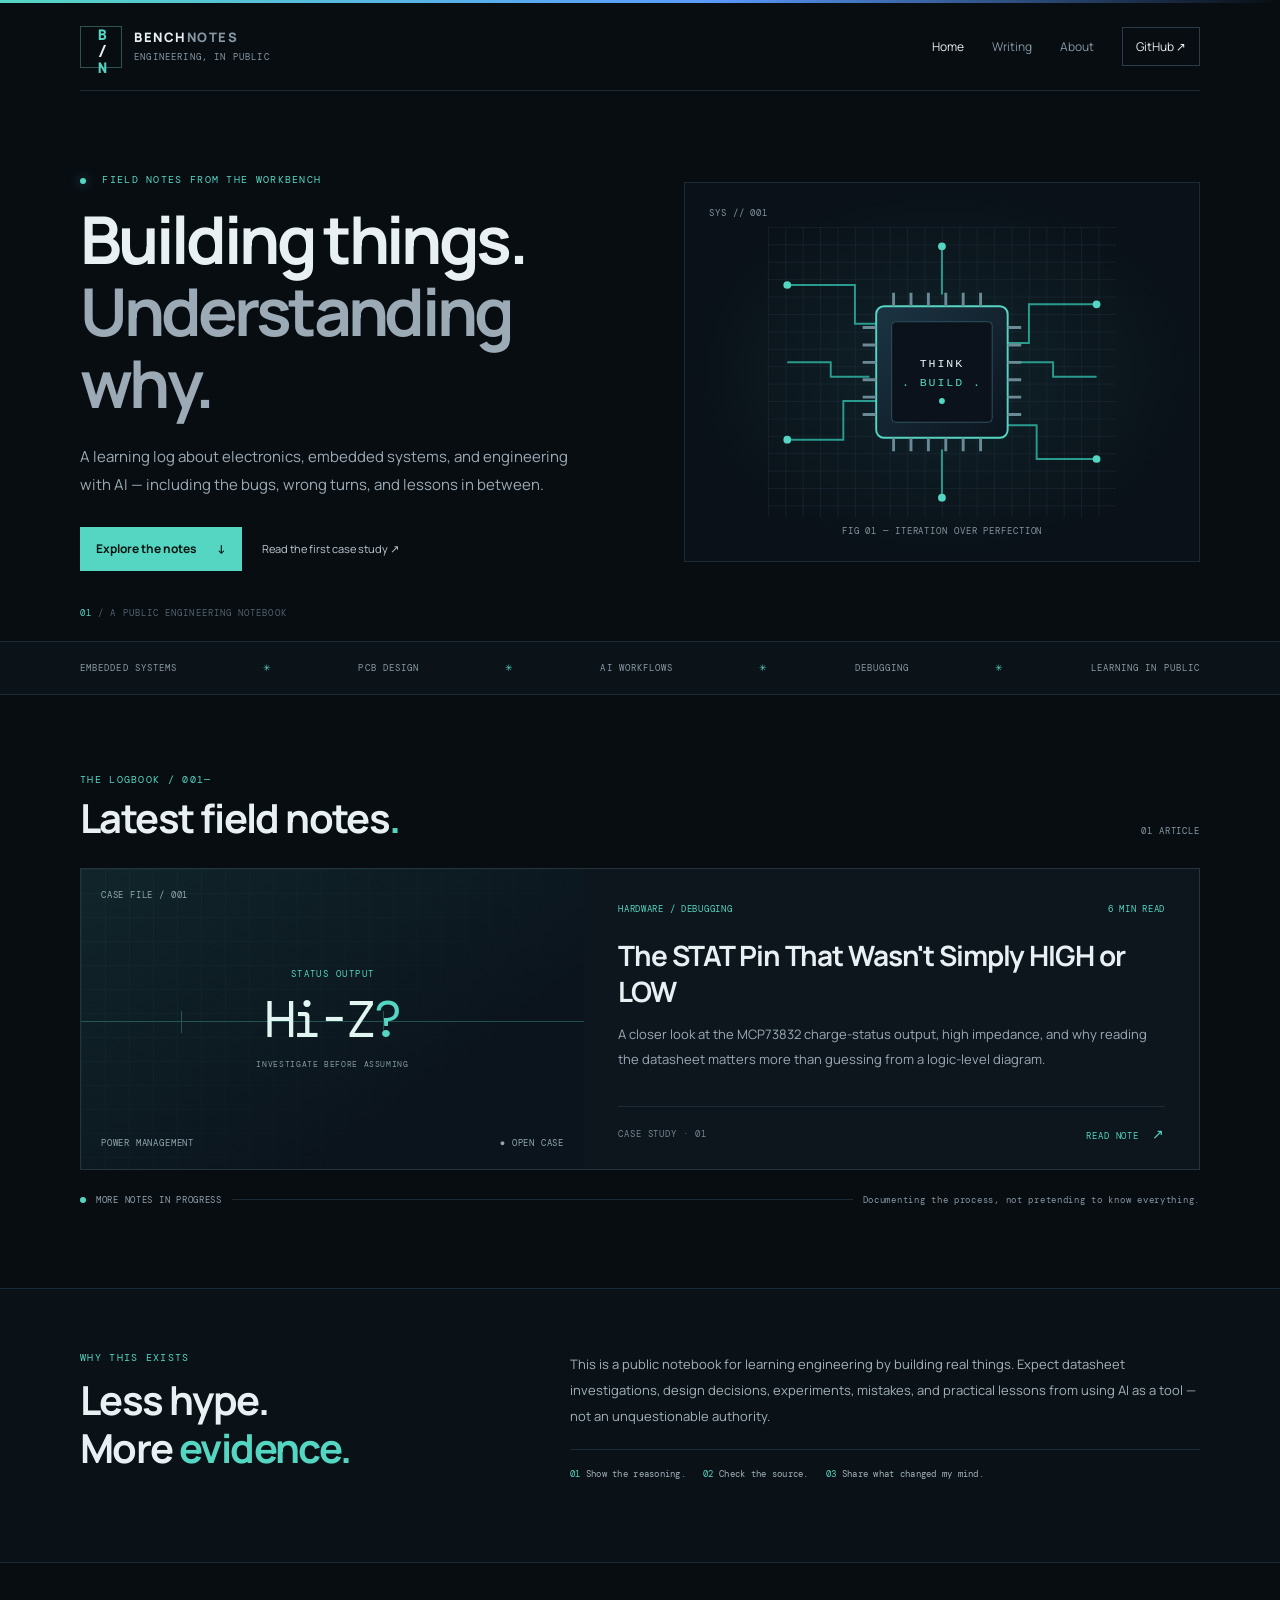
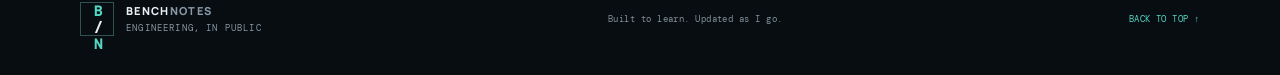
<file: index.html>
<!doctype html>
<html lang="en">
<head>
  <meta charset="utf-8">
  <meta name="viewport" content="width=device-width, initial-scale=1">
  <meta name="description" content="Engineering notes on embedded systems, electronics, and building with AI.">
  <title>Bench Notes — Engineering in the AI Era</title>
  <link rel="stylesheet" href="style.css">
  <script src="script.js" defer></script>
</head>
<body>
  <div class="topline"></div>
  <header class="site-header wrap">
    <a class="brand" href="index.html" aria-label="Bench Notes home">
      <span class="brand-mark">B<span>/</span>N</span>
      <span>BENCH<span class="muted">NOTES</span><small>ENGINEERING, IN PUBLIC</small></span>
    </a>
    <nav aria-label="Main navigation">
      <a class="active" href="index.html">Home</a>
      <a href="#articles">Writing</a>
      <a href="#about">About</a>
      <a class="nav-github" href="https://github.com/" target="_blank" rel="noreferrer">GitHub ↗</a>
    </nav>
  </header>

  <main>
    <section class="hero wrap">
      <div class="hero-copy">
        <p class="eyebrow"><span class="pulse"></span> FIELD NOTES FROM THE WORKBENCH</p>
        <h1>Building things.<br><span>Understanding why.</span></h1>
        <p class="hero-intro">A learning log about electronics, embedded systems, and engineering with AI — including the bugs, wrong turns, and lessons in between.</p>
        <div class="hero-actions">
          <a class="button button-primary" href="#articles">Explore the notes <span>↓</span></a>
          <a class="text-link" href="articles/mcp73832-stat-pin.html">Read the first case study ↗</a>
        </div>
      </div>
      <div class="hero-visual" aria-label="Decorative circuit board illustration">
        <div class="visual-label label-top">SYS // 001</div>
        <svg viewBox="0 0 360 300" role="img" aria-label="Abstract circuit board traces">
          <defs>
            <pattern id="grid" width="18" height="18" patternUnits="userSpaceOnUse">
              <path d="M18 0H0V18" fill="none" stroke="#1d2c3a" stroke-width="1"/>
            </pattern>
            <linearGradient id="chip" x1="0" x2="1" y1="0" y2="1">
              <stop offset="0" stop-color="#1c3443"/>
              <stop offset="1" stop-color="#0b141e"/>
            </linearGradient>
          </defs>
          <rect width="360" height="300" fill="url(#grid)"/>
          <g fill="none" stroke="#2caa9a" stroke-width="2" opacity=".9">
            <path d="M20 60H90V100H130"/><path d="M340 80H270V120H230"/>
            <path d="M20 220H78V180H125"/><path d="M340 240H278V205H235"/>
            <path d="M180 20V70"/><path d="M180 230V280"/>
            <path d="M20 140H65V155H105"/><path d="M340 155H295V140H255"/>
          </g>
          <g fill="#55d6c2">
            <circle cx="20" cy="60" r="4"/><circle cx="340" cy="80" r="4"/>
            <circle cx="20" cy="220" r="4"/><circle cx="340" cy="240" r="4"/>
            <circle cx="180" cy="20" r="4"/><circle cx="180" cy="280" r="4"/>
          </g>
          <rect x="112" y="82" width="136" height="136" rx="8" fill="url(#chip)" stroke="#55d6c2" stroke-width="2"/>
          <rect x="128" y="98" width="104" height="104" rx="4" fill="#0b121b" stroke="#2d5360"/>
          <g stroke="#6a8a95" stroke-width="3">
            <path d="M98 104H112M98 122H112M98 140H112M98 158H112M98 176H112M98 194H112"/>
            <path d="M248 104H262M248 122H262M248 140H262M248 158H262M248 176H262M248 194H262"/>
            <path d="M130 68V82M148 68V82M166 68V82M184 68V82M202 68V82M220 68V82"/>
            <path d="M130 218V232M148 218V232M166 218V232M184 218V232M202 218V232M220 218V232"/>
          </g>
          <text x="180" y="145" text-anchor="middle" fill="#e4f7f4" font-size="12" font-family="monospace" letter-spacing="2">THINK</text>
          <text x="180" y="164" text-anchor="middle" fill="#55d6c2" font-size="12" font-family="monospace" letter-spacing="2">. BUILD .</text>
          <circle cx="180" cy="180" r="3" fill="#55d6c2"/>
        </svg>
        <div class="visual-label label-bottom">FIG 01 — ITERATION OVER PERFECTION</div>
      </div>
      <div class="hero-index"><span>01</span> / A PUBLIC ENGINEERING NOTEBOOK</div>
    </section>

    <section class="ticker" aria-label="Topics">
      <div class="wrap ticker-inner">
        <span>EMBEDDED SYSTEMS</span><i>✳</i><span>PCB DESIGN</span><i>✳</i><span>AI WORKFLOWS</span><i>✳</i><span>DEBUGGING</span><i>✳</i><span>LEARNING IN PUBLIC</span>
      </div>
    </section>

    <section class="section wrap" id="articles">
      <div class="section-heading">
        <div><p class="eyebrow">THE LOGBOOK / 001—</p><h2>Latest field notes<span class="accent">.</span></h2></div>
        <span class="section-count">01 ARTICLE</span>
      </div>
      <article class="feature-card">
        <div class="feature-art">
          <span class="art-index">CASE FILE / 001</span>
          <div class="signal-line"><span></span><span></span><span></span><span></span><span></span><span></span><span></span></div>
          <div class="stat-display"><small>STATUS OUTPUT</small><strong>Hi-Z<span>?</span></strong><em>INVESTIGATE BEFORE ASSUMING</em></div>
          <div class="art-footer"><span>POWER MANAGEMENT</span><span>● OPEN CASE</span></div>
        </div>
        <div class="feature-content">
          <div class="meta"><span>HARDWARE / DEBUGGING</span><span>6 MIN READ</span></div>
          <h3><a href="articles/mcp73832-stat-pin.html">The STAT Pin That Wasn't Simply HIGH or LOW</a></h3>
          <p>A closer look at the MCP73832 charge-status output, high impedance, and why reading the datasheet matters more than guessing from a logic-level diagram.</p>
          <div class="card-bottom"><span class="date">CASE STUDY · 01</span><a class="arrow-link" href="articles/mcp73832-stat-pin.html" aria-label="Read case study">READ NOTE <span>↗</span></a></div>
        </div>
      </article>
      <div class="coming-soon"><span class="coming-dot"></span> MORE NOTES IN PROGRESS <span class="coming-line"></span><span class="muted">Documenting the process, not pretending to know everything.</span></div>
    </section>

    <section class="about-section" id="about">
      <div class="wrap about-grid">
        <div><p class="eyebrow">WHY THIS EXISTS</p><h2>Less hype.<br>More <span class="accent">evidence.</span></h2></div>
        <div class="about-copy">
          <p>This is a public notebook for learning engineering by building real things. Expect datasheet investigations, design decisions, experiments, mistakes, and practical lessons from using AI as a tool — not an unquestionable authority.</p>
          <p class="about-rule"><span>01</span> Show the reasoning. <span>02</span> Check the source. <span>03</span> Share what changed my mind.</p>
        </div>
      </div>
    </section>
  </main>

  <footer class="site-footer wrap">
    <a class="brand footer-brand" href="index.html"><span class="brand-mark">B<span>/</span>N</span><span>BENCH<span class="muted">NOTES</span><small>ENGINEERING, IN PUBLIC</small></span></a>
    <span>Built to learn. Updated as I go.</span>
    <a href="#top" class="back-top">BACK TO TOP ↑</a>
  </footer>
</body>
</html>
</file>
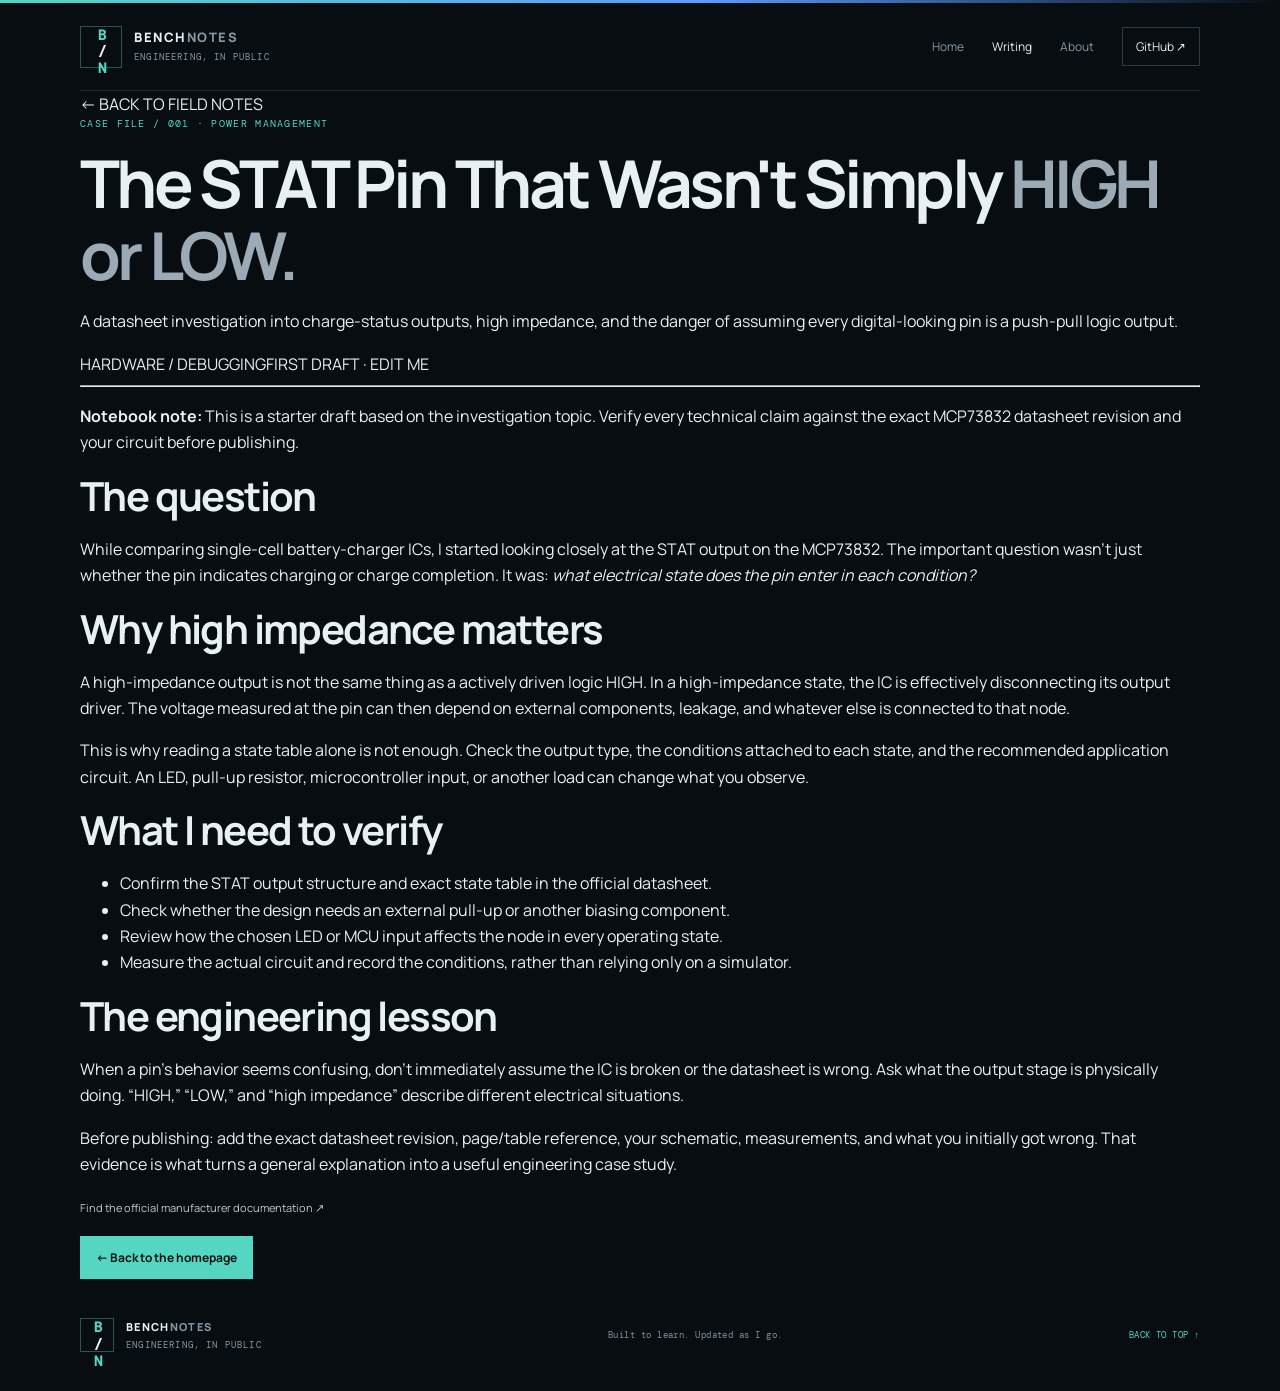
<file: articles/mcp73832-stat-pin.html>
<!doctype html>
<html lang="en">
<head>
  <meta charset="utf-8">
  <meta name="viewport" content="width=device-width, initial-scale=1">
  <meta name="description" content="Investigating the MCP73832 STAT output and high-impedance behavior.">
  <title>The STAT Pin That Wasn't Simply HIGH or LOW — Bench Notes</title>
  <link rel="stylesheet" href="../style.css">
</head>
<body>
  <div class="topline"></div>
  <header class="site-header wrap">
    <a class="brand" href="../index.html"><span class="brand-mark">B<span>/</span>N</span><span>BENCH<span class="muted">NOTES</span><small>ENGINEERING, IN PUBLIC</small></span></a>
    <nav aria-label="Main navigation"><a href="../index.html">Home</a><a class="active" href="../index.html#articles">Writing</a><a href="../index.html#about">About</a><a class="nav-github" href="https://github.com/" target="_blank" rel="noreferrer">GitHub ↗</a></nav>
  </header>
  <main class="wrap article-wrap">
    <a class="back-link" href="../index.html#articles">← BACK TO FIELD NOTES</a>
    <p class="eyebrow">CASE FILE / 001 · POWER MANAGEMENT</p>
    <h1 class="article-title">The STAT Pin That Wasn't Simply <span>HIGH or LOW.</span></h1>
    <p class="article-deck">A datasheet investigation into charge-status outputs, high impedance, and the danger of assuming every digital-looking pin is a push-pull logic output.</p>
    <div class="article-meta"><span>HARDWARE / DEBUGGING</span><span>FIRST DRAFT · EDIT ME</span></div>
    <hr>
    <article class="prose">
      <p class="callout"><strong>Notebook note:</strong> This is a starter draft based on the investigation topic. Verify every technical claim against the exact MCP73832 datasheet revision and your circuit before publishing.</p>
      <h2>The question</h2>
      <p>While comparing single-cell battery-charger ICs, I started looking closely at the STAT output on the MCP73832. The important question wasn't just whether the pin indicates charging or charge completion. It was: <em>what electrical state does the pin enter in each condition?</em></p>
      <h2>Why high impedance matters</h2>
      <p>A high-impedance output is not the same thing as a actively driven logic HIGH. In a high-impedance state, the IC is effectively disconnecting its output driver. The voltage measured at the pin can then depend on external components, leakage, and whatever else is connected to that node.</p>
      <p>This is why reading a state table alone is not enough. Check the output type, the conditions attached to each state, and the recommended application circuit. An LED, pull-up resistor, microcontroller input, or another load can change what you observe.</p>
      <h2>What I need to verify</h2>
      <ul>
        <li>Confirm the STAT output structure and exact state table in the official datasheet.</li>
        <li>Check whether the design needs an external pull-up or another biasing component.</li>
        <li>Review how the chosen LED or MCU input affects the node in every operating state.</li>
        <li>Measure the actual circuit and record the conditions, rather than relying only on a simulator.</li>
      </ul>
      <h2>The engineering lesson</h2>
      <p>When a pin's behavior seems confusing, don't immediately assume the IC is broken or the datasheet is wrong. Ask what the output stage is physically doing. “HIGH,” “LOW,” and “high impedance” describe different electrical situations.</p>
      <p class="callout">Before publishing: add the exact datasheet revision, page/table reference, your schematic, measurements, and what you initially got wrong. That evidence is what turns a general explanation into a useful engineering case study.</p>
      <p><a class="text-link" href="https://www.microchip.com/" target="_blank" rel="noreferrer">Find the official manufacturer documentation ↗</a></p>
    </article>
    <div class="article-end"><a class="button button-primary" href="../index.html">← Back to the homepage</a></div>
  </main>
  <footer class="site-footer wrap"><a class="brand footer-brand" href="../index.html"><span class="brand-mark">B<span>/</span>N</span><span>BENCH<span class="muted">NOTES</span><small>ENGINEERING, IN PUBLIC</small></span></a><span>Built to learn. Updated as I go.</span><a href="#" class="back-top">BACK TO TOP ↑</a></footer>
</body>
</html>
</file>
<file: style.css>
@import url('https://fonts.googleapis.com/css2?family=DM+Mono:wght@400;500&family=Manrope:wght@400;500;600;700;800&display=swap');

:root{--bg:#080d12;--panel:#0d151d;--panel2:#101c25;--line:#1b2a35;--text:#e8f0f3;--muted:#8798a4;--mint:#55d6c2;--blue:#8aa7ff;--mono:"DM Mono",monospace;--sans:"Manrope",system-ui,sans-serif}
*{box-sizing:border-box}
html{scroll-behavior:smooth;scroll-padding-top:24px}
body{margin:0;background:var(--bg);color:var(--text);font-family:var(--sans);line-height:1.65}
a{color:inherit;text-decoration:none}
.wrap{width:min(1120px,calc(100% - 44px));margin-inline:auto}
.topline{height:3px;background:linear-gradient(90deg,var(--mint),#5a9bff 55%,transparent)}
.site-header{min-height:88px;display:flex;align-items:center;justify-content:space-between;border-bottom:1px solid var(--line);gap:24px}
.brand{display:flex;align-items:center;gap:12px;font-size:13px;font-weight:800;letter-spacing:.12em;line-height:1.2}
.brand-mark{display:grid;place-items:center;width:42px;height:42px;border:1px solid #31534f;color:var(--mint);font-family:var(--mono);font-size:14px;letter-spacing:-.1em}
.brand-mark span{color:var(--text)}
.brand small{display:block;margin-top:5px;color:var(--muted);font:9px var(--mono);letter-spacing:.13em}
.muted{color:var(--muted)}
nav{display:flex;align-items:center;gap:28px;font-size:12px;color:var(--muted)}
nav a{transition:color .2s}nav a:hover,nav .active{color:var(--text)}
.nav-github{border:1px solid #2b3b47;padding:9px 13px;color:var(--text)}
.hero{position:relative;display:grid;grid-template-columns:1.05fr .95fr;align-items:center;gap:34px;padding-top:82px;padding-bottom:70px;min-height:465px}
.eyebrow{font:10px var(--mono);letter-spacing:.13em;color:var(--mint);margin:0 0 18px}
.pulse{display:inline-block;width:6px;height:6px;border-radius:50%;background:var(--mint);box-shadow:0 0 12px #55d6c288;margin-right:9px;vertical-align:middle}
h1{font-size:clamp(40px,5.3vw,66px);line-height:1.09;letter-spacing:-.055em;margin:0;font-weight:700}
h1 span{color:#9baab5}
.hero-intro{color:#9cabb5;max-width:510px;font-size:15px;line-height:1.9;margin:23px 0 27px}
.hero-actions{display:flex;align-items:center;flex-wrap:wrap;gap:20px}
.button{display:inline-flex;align-items:center;gap:20px;padding:12px 16px;font-size:12px;font-weight:700}
.button-primary{background:var(--mint);color:#061310}
.button-primary:hover{background:#7be5d4}
.text-link{font-size:11px;color:#bdc9cf}.text-link:hover{color:var(--mint)}
.hero-visual{position:relative;border:1px solid var(--line);padding:24px;background:radial-gradient(ellipse at center,#10232a 0%,#0a1118 70%);overflow:hidden}
.hero-visual svg{display:block;width:100%;max-height:290px}
.visual-label{font:9px var(--mono);letter-spacing:.1em;color:#82949e}.label-top{margin-bottom:8px}.label-bottom{text-align:center;margin-top:8px}
.hero-index{position:absolute;bottom:22px;left:0;color:#52636f;font:9px var(--mono);letter-spacing:.12em}
.hero-index span{color:var(--mint)}
.ticker{border-block:1px solid var(--line);background:#0b1218}
.ticker-inner{display:flex;align-items:center;justify-content:space-between;gap:16px;min-height:52px;overflow:hidden;white-space:nowrap;font:9px var(--mono);letter-spacing:.12em;color:#8b9ba5}
.ticker i{font-style:normal;color:var(--mint)}
.section{padding-top:78px;padding-bottom:82px}
.section-heading{display:flex;align-items:end;justify-content:space-between;margin-bottom:26px}
.section-heading .eyebrow{margin-bottom:8px}
h2{font-size:clamp(28px,3.4vw,40px);line-height:1.2;letter-spacing:-.04em;margin:0}
.accent{color:var(--mint)}
.section-count{font:9px var(--mono);letter-spacing:.1em;color:var(--muted);padding-bottom:5px}
.feature-card{display:grid;grid-template-columns:.9fr 1.1fr;border:1px solid #24343f;background:var(--panel);transition:border-color .2s}
.feature-card:hover{border-color:#426d6a}
.feature-art{position:relative;min-height:300px;padding:20px;background:linear-gradient(145deg,#10252a,#0b141d 70%);display:flex;flex-direction:column;justify-content:space-between;overflow:hidden}
.feature-art:before{content:"";position:absolute;inset:0;background-image:linear-gradient(#28404a 1px,transparent 1px),linear-gradient(90deg,#28404a 1px,transparent 1px);background-size:24px 24px;opacity:.25;mask-image:linear-gradient(135deg,#000,transparent 80%)}
.art-index,.art-footer{position:relative;display:flex;justify-content:space-between;font:9px var(--mono);letter-spacing:.09em;color:#91a6ae}
.stat-display{position:relative;margin:auto;text-align:center;display:flex;flex-direction:column;gap:6px}
.stat-display small{font:9px var(--mono);letter-spacing:.16em;color:var(--mint)}
.stat-display strong{font:clamp(34px,4vw,53px) var(--mono);letter-spacing:-.08em;color:#e1f6f1}
.stat-display strong span{color:var(--mint)}
.stat-display em{font:8px var(--mono);font-style:normal;letter-spacing:.08em;color:#8398a1}
.signal-line{position:absolute;top:46%;left:0;width:100%;height:30px;display:flex;align-items:center;gap:0;opacity:.3}
.signal-line span{height:1px;flex:1;background:var(--mint)}
.signal-line span:nth-child(2),.signal-line span:nth-child(5){height:22px;width:1px;flex:0 0 1px}
.feature-content{padding:34px 34px 26px;display:flex;flex-direction:column}
.meta{display:flex;justify-content:space-between;gap:12px;font:9px var(--mono);letter-spacing:.08em;color:var(--mint)}
.feature-content h3{font-size:clamp(21px,2.3vw,28px);letter-spacing:-.04em;line-height:1.3;margin:22px 0 13px}
.feature-content h3 a:hover{color:var(--mint)}
.feature-content p{font-size:13px;color:#9baab4;line-height:1.9;margin:0 0 25px}
.card-bottom{margin-top:auto;padding-top:18px;border-top:1px solid var(--line);display:flex;align-items:center;justify-content:space-between;gap:12px}
.date{font:9px var(--mono);color:#748793;letter-spacing:.1em}
.arrow-link{font:9px var(--mono);letter-spacing:.1em;color:var(--mint)}.arrow-link span{font-size:14px;margin-left:7px}
.coming-soon{display:flex;align-items:center;gap:10px;margin-top:24px;font:9px var(--mono);letter-spacing:.08em;color:#91a2ac;flex-wrap:wrap}
.coming-dot{width:6px;height:6px;background:var(--mint);border-radius:50%}
.coming-line{height:1px;flex:1;min-width:25px;background:var(--line)}
.about-section{border-block:1px solid var(--line);background:#0a1117;padding:62px 0}
.about-grid{display:grid;grid-template-columns:.8fr 1.2fr;gap:70px;align-items:start}
.about-grid .eyebrow{margin-bottom:12px}
.about-copy p{margin:0 0 20px;color:#a4b2ba;font-size:13px;line-height:2}
.about-rule{border-top:1px solid var(--line);padding-top:18px;font:9px var(--mono)!important;letter-spacing:.03em}
.about-rule span{color:var(--mint);margin-left:12px}.about-rule span:first-child{margin-left:0}
.site-footer{display:flex;align-items:center;justify-content:space-between;gap:20px;min-height:112px;color:#82929c;font:9px var(--mono);letter-spacing:.05em}
.footer-brand{color:var(--text);font-family:var(--sans);font-size:11px}
.footer-brand .brand-mark{width:34px;height:34px}
.back-top{color:var(--mint)}
@media(max-width:760px){.wrap{width:min(100% - 32px,600px)}.site-header{min-height:76px;align-items:flex-start;padding:17px 0;flex-direction:column;gap:17px}nav{width:100%;gap:19px;flex-wrap:wrap}.hero{grid-template-columns:1fr;padding-top:54px;padding-bottom:64px;gap:30px}.hero-visual{max-width:500px}.hero-index{bottom:22px}.ticker-inner{justify-content:flex-start;gap:14px}.ticker-inner span:nth-of-type(n+4),.ticker-inner i:nth-of-type(n+4){display:none}.section{padding-top:58px;padding-bottom:60px}.feature-card{grid-template-columns:1fr}.feature-art{min-height:245px}.feature-content{padding:25px 22px}.about-grid{grid-template-columns:1fr;gap:22px}.about-section{padding:48px 0}.site-footer{padding:25px 0;flex-wrap:wrap}.site-footer>span{order:3;width:100%}}
@media(prefers-reduced-motion:reduce){html{scroll-behavior:auto}*{transition:none!important}}
</file>
